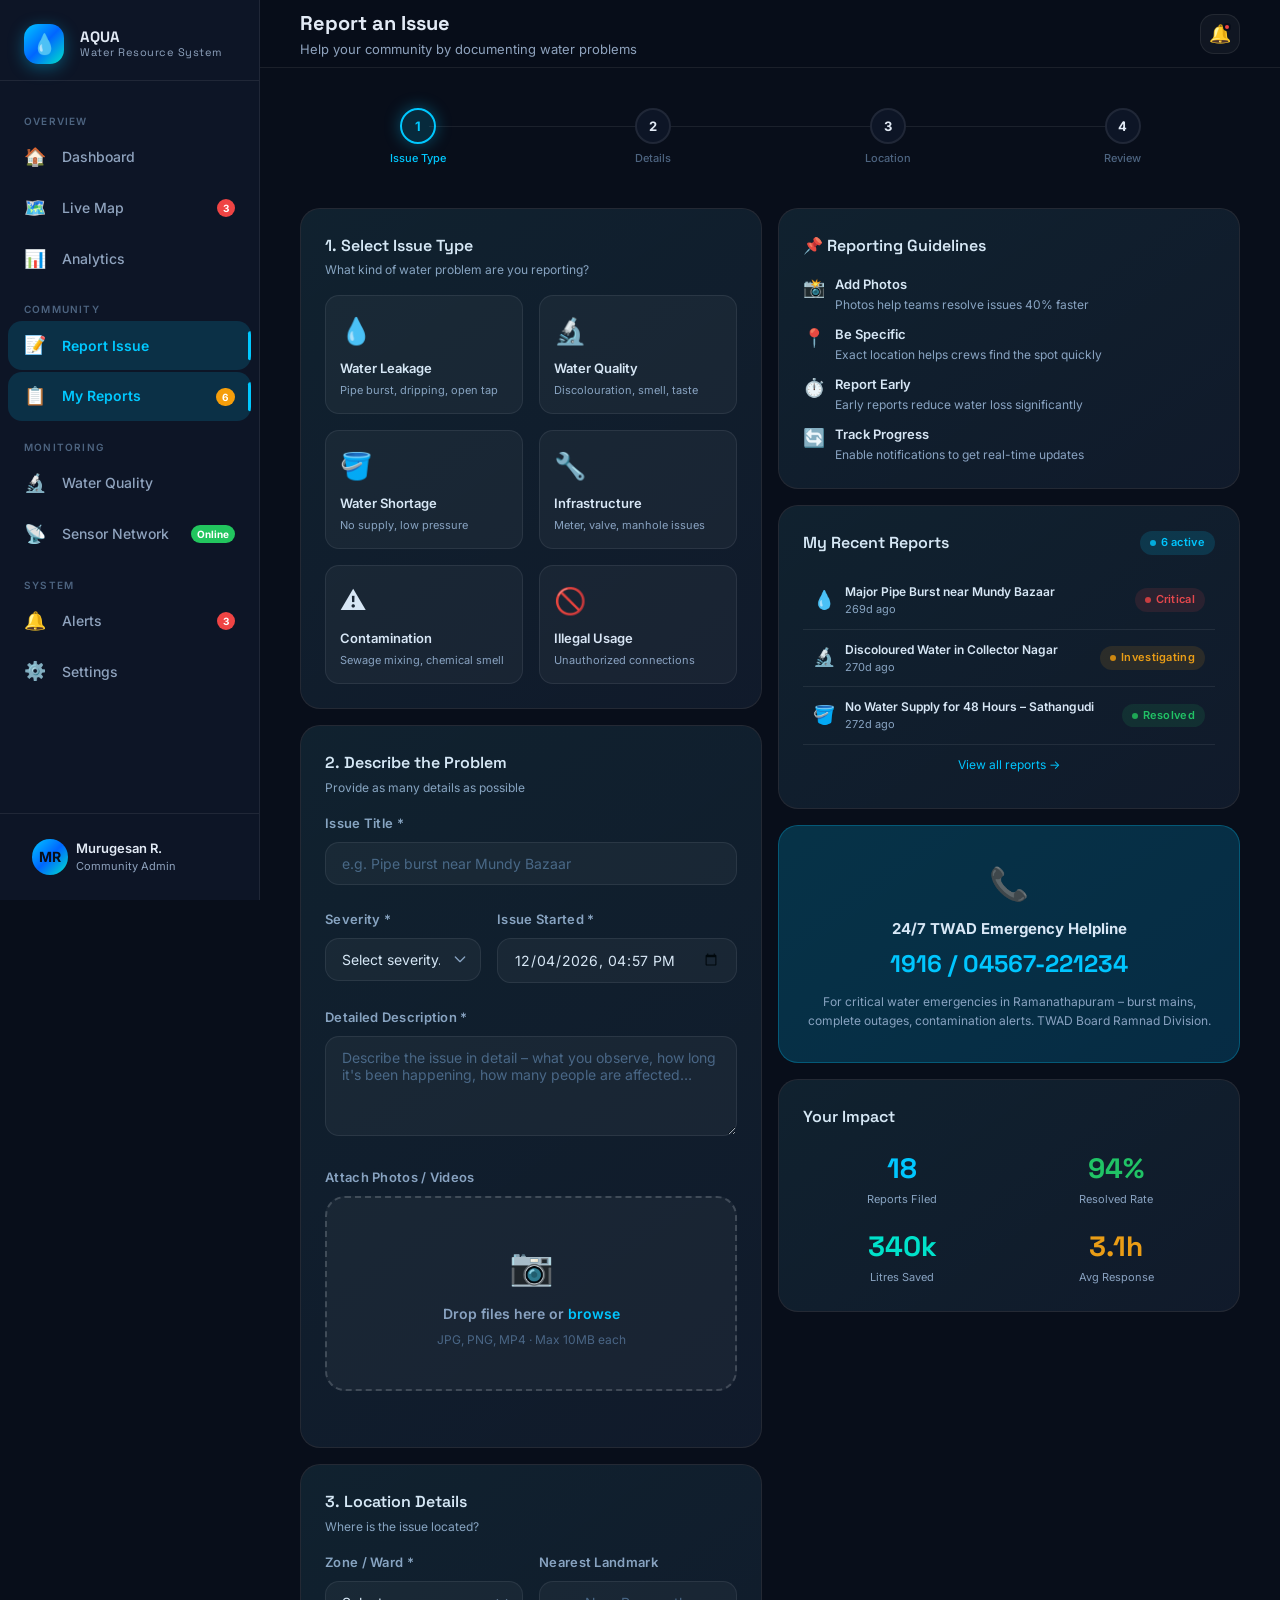
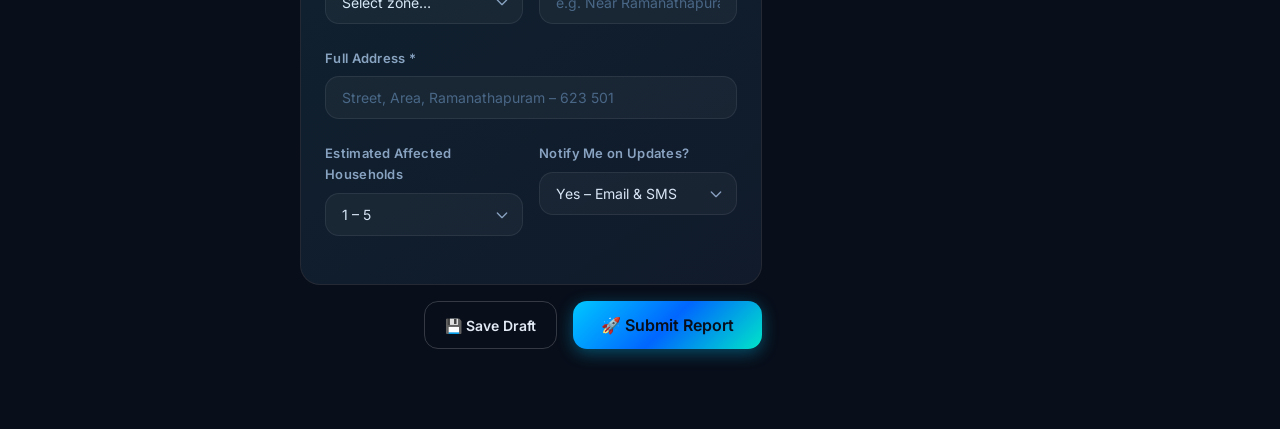
<file: report.html>
<!DOCTYPE html>
<html lang="en">
<head>
  <meta charset="UTF-8" />
  <meta name="viewport" content="width=device-width, initial-scale=1.0" />
  <title>Report Issue – AQUA Water Resource System</title>
  <meta name="description" content="Submit a water issue report to help your community." />
  <link rel="stylesheet" href="css/style.css" />
</head>
<body>

<div class="sidebar-overlay" id="sidebar-overlay"></div>

<div class="app-shell">

  <!-- SIDEBAR -->
  <aside class="sidebar" id="sidebar">
    <div class="sidebar-logo">
      <div class="logo-icon">💧</div>
      <div class="logo-text">AQUA<span>Water Resource System</span></div>
    </div>
    <nav class="sidebar-nav">
      <div class="nav-section-label">Overview</div>
      <a class="nav-item" href="index.html"><span class="nav-icon">🏠</span> Dashboard</a>
      <a class="nav-item" href="map.html"><span class="nav-icon">🗺️</span> Live Map<span class="nav-badge">3</span></a>
      <a class="nav-item" href="analytics.html"><span class="nav-icon">📊</span> Analytics</a>
      <div class="nav-section-label">Community</div>
      <a class="nav-item active" href="report.html"><span class="nav-icon">📝</span> Report Issue</a>
      <a class="nav-item" href="report.html"><span class="nav-icon">📋</span> My Reports<span class="nav-badge warn">6</span></a>
      <div class="nav-section-label">Monitoring</div>
      <a class="nav-item" href="analytics.html"><span class="nav-icon">🔬</span> Water Quality</a>
      <a class="nav-item" href="analytics.html"><span class="nav-icon">📡</span> Sensor Network<span class="nav-badge good">Online</span></a>
      <div class="nav-section-label">System</div>
      <a class="nav-item" href="#"><span class="nav-icon">🔔</span> Alerts<span class="nav-badge">3</span></a>
      <a class="nav-item" href="#"><span class="nav-icon">⚙️</span> Settings</a>
    </nav>
    <div class="sidebar-footer">
      <div class="sidebar-profile">
        <div class="profile-avatar">MR</div>
        <div class="profile-info">
          <div class="profile-name">Murugesan R.</div>
          <div class="profile-role">Community Admin</div>
        </div>
      </div>
    </div>
  </aside>

  <div class="main-content">
    <header class="top-header">
      <button class="hamburger-btn" id="hamburger-btn">☰</button>
      <div class="header-title">
        <h1>Report an Issue</h1>
        <p>Help your community by documenting water problems</p>
      </div>
      <div class="header-actions">
        <button class="icon-btn" title="Notifications">🔔<span class="notif-dot"></span></button>
      </div>
    </header>

    <main class="page-content" style="max-width:1100px">

      <!-- Step Indicator -->
      <div class="step-indicator" id="step-indicator">
        <div class="step-item active" id="step-1">
          <div class="step-circle">1</div>
          <div class="step-label">Issue Type</div>
        </div>
        <div class="step-item" id="step-2">
          <div class="step-circle">2</div>
          <div class="step-label">Details</div>
        </div>
        <div class="step-item" id="step-3">
          <div class="step-circle">3</div>
          <div class="step-label">Location</div>
        </div>
        <div class="step-item" id="step-4">
          <div class="step-circle">4</div>
          <div class="step-label">Review</div>
        </div>
      </div>

      <div class="section-grid">

        <!-- FORM PANEL -->
        <div style="grid-column: span 1">

          <!-- Step 1 -->
          <div id="form-step-1" class="card" style="margin-bottom:var(--space-md)">
            <div class="card-header">
              <div>
                <div class="card-title">1. Select Issue Type</div>
                <div class="card-subtitle">What kind of water problem are you reporting?</div>
              </div>
            </div>
            <div style="display:grid;grid-template-columns:repeat(2,1fr);gap:var(--space-md)" id="type-grid">
              <!-- Filled by JS -->
            </div>
          </div>

          <!-- Step 2 -->
          <div id="form-step-2" class="card" style="margin-bottom:var(--space-md)">
            <div class="card-header">
              <div>
                <div class="card-title">2. Describe the Problem</div>
                <div class="card-subtitle">Provide as many details as possible</div>
              </div>
            </div>
            <form id="report-form">
              <div class="form-group">
                <label class="form-label" for="report-title">Issue Title *</label>
                <input class="form-control" type="text" id="report-title" placeholder="e.g. Pipe burst near Mundy Bazaar" required />
              </div>
              <div style="display:grid;grid-template-columns:1fr 1fr;gap:var(--space-md)">
                <div class="form-group">
                  <label class="form-label" for="report-severity">Severity *</label>
                  <select class="form-control" id="report-severity" required>
                    <option value="">Select severity…</option>
                    <option value="low">🟢 Low – Minor inconvenience</option>
                    <option value="medium">🟡 Medium – Affects daily use</option>
                    <option value="high">🟠 High – Significant impact</option>
                    <option value="critical">🔴 Critical – Emergency</option>
                  </select>
                </div>
                <div class="form-group">
                  <label class="form-label" for="report-since">Issue Started *</label>
                  <input class="form-control" type="datetime-local" id="report-since" required />
                </div>
              </div>
              <div class="form-group">
                <label class="form-label" for="report-desc">Detailed Description *</label>
                <textarea class="form-control" id="report-desc" rows="4" placeholder="Describe the issue in detail – what you observe, how long it's been happening, how many people are affected…" required></textarea>
              </div>
              <div class="form-group">
                <label class="form-label">Attach Photos / Videos</label>
                <div id="upload-area" style="
                  border: 2px dashed var(--clr-border-hi);
                  border-radius: var(--r-lg);
                  padding: var(--space-xl);
                  text-align: center;
                  cursor: pointer;
                  transition: all var(--t-fast);
                  background: var(--clr-surface);
                ">
                  <div style="font-size:36px;margin-bottom:var(--space-sm)">📷</div>
                  <div style="font-size:14px;font-weight:600;color:var(--clr-text-md)">Drop files here or <span style="color:var(--clr-primary)">browse</span></div>
                  <div style="font-size:12px;color:var(--clr-text-dim);margin-top:4px">JPG, PNG, MP4 · Max 10MB each</div>
                  <input type="file" id="file-input" multiple accept="image/*,video/*" style="display:none" />
                </div>
                <div id="file-preview" style="display:flex;flex-wrap:wrap;gap:8px;margin-top:8px"></div>
              </div>
            </form>
          </div>

          <!-- Step 3 -->
          <div id="form-step-3" class="card" style="margin-bottom:var(--space-md)">
            <div class="card-header">
              <div>
                <div class="card-title">3. Location Details</div>
                <div class="card-subtitle">Where is the issue located?</div>
              </div>
            </div>
            <div style="display:grid;grid-template-columns:1fr 1fr;gap:var(--space-md)">
              <div class="form-group">
                <label class="form-label" for="report-zone">Zone / Ward *</label>
                <select class="form-control" id="report-zone" required>
                  <option value="">Select zone…</option>
                  <option>Zone A – Ramanathapuram Town</option>
                  <option>Zone B – Mandapam</option>
                  <option>Zone C – Rameswaram</option>
                  <option>Zone D – Paramakudi</option>
                  <option>Zone E – Keelakarai</option>
                </select>
              </div>
              <div class="form-group">
                <label class="form-label" for="report-landmark">Nearest Landmark</label>
                <input class="form-control" type="text" id="report-landmark" placeholder="e.g. Near Ramanathapuram Bus Stand" />
              </div>
            </div>
            <div class="form-group">
              <label class="form-label" for="report-address">Full Address *</label>
              <input class="form-control" type="text" id="report-address" placeholder="Street, Area, Ramanathapuram – 623 501" required />
            </div>
            <div style="display:grid;grid-template-columns:1fr 1fr;gap:var(--space-md)">
              <div class="form-group">
                <label class="form-label">Estimated Affected Households</label>
                <select class="form-control" id="report-households">
                  <option>1 – 5</option>
                  <option>6 – 20</option>
                  <option>21 – 100</option>
                  <option>100+</option>
                </select>
              </div>
              <div class="form-group">
                <label class="form-label">Notify Me on Updates?</label>
                <select class="form-control" id="report-notify">
                  <option>Yes – Email &amp; SMS</option>
                  <option>Yes – Email only</option>
                  <option>Yes – SMS only</option>
                  <option>No</option>
                </select>
              </div>
            </div>
          </div>

          <!-- Submit Button -->
          <div style="display:flex;gap:var(--space-md);justify-content:flex-end">
            <button class="btn btn-outline" onclick="showToast('Draft saved','info')">💾 Save Draft</button>
            <button class="btn btn-primary btn-lg" id="submit-btn" onclick="handleSubmit()">
              🚀 Submit Report
            </button>
          </div>
        </div>

        <!-- SIDEBAR PANEL -->
        <div style="display:flex;flex-direction:column;gap:var(--space-md)">

          <!-- Guidelines -->
          <div class="card">
            <div class="card-title" style="margin-bottom:var(--space-md)">📌 Reporting Guidelines</div>
            <div style="display:flex;flex-direction:column;gap:10px">
              <div style="display:flex;gap:10px;align-items:flex-start">
                <span style="font-size:18px">📸</span>
                <div><div style="font-size:13px;font-weight:600">Add Photos</div><div style="font-size:12px;color:var(--clr-text-md)">Photos help teams resolve issues 40% faster</div></div>
              </div>
              <div style="display:flex;gap:10px;align-items:flex-start">
                <span style="font-size:18px">📍</span>
                <div><div style="font-size:13px;font-weight:600">Be Specific</div><div style="font-size:12px;color:var(--clr-text-md)">Exact location helps crews find the spot quickly</div></div>
              </div>
              <div style="display:flex;gap:10px;align-items:flex-start">
                <span style="font-size:18px">⏱️</span>
                <div><div style="font-size:13px;font-weight:600">Report Early</div><div style="font-size:12px;color:var(--clr-text-md)">Early reports reduce water loss significantly</div></div>
              </div>
              <div style="display:flex;gap:10px;align-items:flex-start">
                <span style="font-size:18px">🔄</span>
                <div><div style="font-size:13px;font-weight:600">Track Progress</div><div style="font-size:12px;color:var(--clr-text-md)">Enable notifications to get real-time updates</div></div>
              </div>
            </div>
          </div>

          <!-- My Recent Reports -->
          <div class="card">
            <div class="card-header">
              <div class="card-title">My Recent Reports</div>
              <span class="badge badge-primary">6 active</span>
            </div>
            <div id="my-reports-list"></div>
          </div>

          <!-- Priority Hotline -->
          <div class="card" style="background:var(--clr-primary-dim);border-color:rgba(0,200,255,0.3)">
            <div style="text-align:center;padding:var(--space-sm) 0">
              <div style="font-size:32px;margin-bottom:8px">📞</div>
              <div style="font-size:15px;font-weight:700;margin-bottom:4px">24/7 TWAD Emergency Helpline</div>
              <div style="font-size:24px;font-weight:800;color:var(--clr-primary);font-family:'Space Grotesk',sans-serif;margin-bottom:8px">1916 / 04567-221234</div>
              <div style="font-size:12px;color:var(--clr-text-md)">For critical water emergencies in Ramanathapuram – burst mains, complete outages, contamination alerts. TWAD Board Ramnad Division.</div>
            </div>
          </div>

          <!-- Stats -->
          <div class="card">
            <div class="card-title" style="margin-bottom:var(--space-md)">Your Impact</div>
            <div style="display:grid;grid-template-columns:1fr 1fr;gap:var(--space-md)">
              <div style="text-align:center">
                <div style="font-size:28px;font-weight:700;font-family:'Space Grotesk',sans-serif;color:var(--clr-primary)">18</div>
                <div style="font-size:11px;color:var(--clr-text-md)">Reports Filed</div>
              </div>
              <div style="text-align:center">
                <div style="font-size:28px;font-weight:700;font-family:'Space Grotesk',sans-serif;color:var(--clr-good)">94%</div>
                <div style="font-size:11px;color:var(--clr-text-md)">Resolved Rate</div>
              </div>
              <div style="text-align:center">
                <div style="font-size:28px;font-weight:700;font-family:'Space Grotesk',sans-serif;color:var(--clr-teal)">340k</div>
                <div style="font-size:11px;color:var(--clr-text-md)">Litres Saved</div>
              </div>
              <div style="text-align:center">
                <div style="font-size:28px;font-weight:700;font-family:'Space Grotesk',sans-serif;color:var(--clr-warn)">3.1h</div>
                <div style="font-size:11px;color:var(--clr-text-md)">Avg Response</div>
              </div>
            </div>
          </div>
        </div>

      </div>
    </main>
  </div>
</div>

<div id="toast-container"></div>

<script src="js/data.js"></script>
<script>
document.addEventListener('DOMContentLoaded', () => {
  // ── Type Cards ────────────────────────────────────────
  const types = [
    { key:'leakage',        icon:'💧', label:'Water Leakage',    desc:'Pipe burst, dripping, open tap' },
    { key:'quality',        icon:'🔬', label:'Water Quality',    desc:'Discolouration, smell, taste' },
    { key:'shortage',       icon:'🪣', label:'Water Shortage',   desc:'No supply, low pressure' },
    { key:'infrastructure', icon:'🔧', label:'Infrastructure',   desc:'Meter, valve, manhole issues' },
    { key:'contamination',  icon:'⚠️', label:'Contamination',    desc:'Sewage mixing, chemical smell' },
    { key:'illegal',        icon:'🚫', label:'Illegal Usage',    desc:'Unauthorized connections' },
  ];
  let selectedType = null;
  const grid = document.getElementById('type-grid');
  grid.innerHTML = types.map(t => `
    <div class="type-card" id="tc-${t.key}" onclick="selectType('${t.key}')" style="
      border: 1px solid var(--clr-border);
      border-radius: var(--r-md);
      padding: 14px;
      cursor: pointer;
      transition: all 0.2s;
      background: var(--clr-surface);
    ">
      <div style="font-size:26px;margin-bottom:6px">${t.icon}</div>
      <div style="font-size:13px;font-weight:600;margin-bottom:3px">${t.label}</div>
      <div style="font-size:11px;color:var(--clr-text-md)">${t.desc}</div>
    </div>`).join('');

  window.selectType = function(key) {
    selectedType = key;
    document.querySelectorAll('.type-card').forEach(el => {
      el.style.borderColor = 'var(--clr-border)';
      el.style.background = 'var(--clr-surface)';
    });
    const el = document.getElementById('tc-' + key);
    el.style.borderColor = 'var(--clr-primary)';
    el.style.background = 'var(--clr-primary-dim)';
    showToast(`Issue type set to: ${types.find(t=>t.key===key).label}`, 'info');
  };

  // ── File Upload ───────────────────────────────────────
  const uploadArea = document.getElementById('upload-area');
  const fileInput  = document.getElementById('file-input');
  const preview    = document.getElementById('file-preview');

  uploadArea.addEventListener('click', () => fileInput.click());
  uploadArea.addEventListener('dragover', e => { e.preventDefault(); uploadArea.style.borderColor = 'var(--clr-primary)'; });
  uploadArea.addEventListener('dragleave', () => { uploadArea.style.borderColor = 'var(--clr-border-hi)'; });
  uploadArea.addEventListener('drop', e => {
    e.preventDefault();
    uploadArea.style.borderColor = 'var(--clr-border-hi)';
    handleFiles(e.dataTransfer.files);
  });
  fileInput.addEventListener('change', () => handleFiles(fileInput.files));

  function handleFiles(files) {
    Array.from(files).forEach(file => {
      const chip = document.createElement('div');
      chip.style.cssText = 'display:flex;align-items:center;gap:6px;background:var(--clr-surface-md);border:1px solid var(--clr-border);border-radius:8px;padding:6px 10px;font-size:12px;color:var(--clr-text-md)';
      chip.innerHTML = `📎 ${file.name.substring(0,20)}${file.name.length>20?'…':''} <span onclick="this.parentElement.remove()" style="cursor:pointer;color:var(--clr-danger);margin-left:4px">✕</span>`;
      preview.appendChild(chip);
    });
    showToast(`${files.length} file(s) attached`, 'success');
  }

  // ── My Recent Reports ──────────────────────────────────
  document.getElementById('my-reports-list').innerHTML = REPORTS.slice(0,3).map(r => {
    const sc = STATUS_CONFIG[r.status] || { label: r.status, cls: 'badge-info' };
    const tc = TYPE_CONFIG[r.type] || { icon:'📌', color:'#8fa3be' };
    return `<div style="display:flex;align-items:center;gap:10px;padding:10px;border-bottom:1px solid var(--clr-border)">
      <span style="font-size:18px">${tc.icon}</span>
      <div style="flex:1;min-width:0">
        <div style="font-size:12px;font-weight:600;white-space:nowrap;overflow:hidden;text-overflow:ellipsis">${r.title}</div>
        <div style="font-size:11px;color:var(--clr-text-md)">${timeAgo(r.date, r.time)}</div>
      </div>
      <span class="badge ${sc.cls}">${sc.label}</span>
    </div>`;
  }).join('') + `<a href="#" style="display:block;text-align:center;padding:10px;font-size:12px;color:var(--clr-primary)">View all reports →</a>`;

  // ── Set default datetime ────────────────────────────────
  const now = new Date();
  const localISO = new Date(now - now.getTimezoneOffset() * 60000).toISOString().slice(0,16);
  document.getElementById('report-since').value = localISO;

  // ── Step indicator updates ────────────────────────────
  window.handleSubmit = function() {
    const title = document.getElementById('report-title').value.trim();
    const desc  = document.getElementById('report-desc').value.trim();
    const zone  = document.getElementById('report-zone').value;
    const addr  = document.getElementById('report-address').value.trim();

    if (!selectedType) { showToast('Please select an issue type first', 'warning'); return; }
    if (!title)        { showToast('Please enter an issue title', 'warning'); return; }
    if (!desc)         { showToast('Please describe the issue', 'warning');  return; }
    if (!zone)         { showToast('Please select a zone', 'warning');        return; }
    if (!addr)         { showToast('Please enter the address', 'warning');    return; }

    const btn = document.getElementById('submit-btn');
    btn.disabled = true;
    btn.innerHTML = '⏳ Submitting…';
    btn.style.opacity = '0.7';

    setTimeout(() => {
      showToast('🎉 Report submitted! Reference: RPT-2026-' + Math.floor(Math.random()*900+100), 'success');
      btn.innerHTML = '✅ Submitted!';
      btn.style.background = 'var(--clr-good)';
      setTimeout(() => window.location.href = 'index.html', 2000);
    }, 1800);
  };
});
</script>
</body>
</html>
</file>
<file: css/style.css>
/* ===================================================
   AQUA COMMUNITY WATER RESOURCE SYSTEM
   Design System & Global Styles
   =================================================== */

@import url('https://fonts.googleapis.com/css2?family=Inter:wght@300;400;500;600;700;800&family=Space+Grotesk:wght@400;500;600;700&display=swap');

/* ─── CSS Variables / Design Tokens ─────────────────── */
:root {
  /* Colors */
  --clr-bg:          #080e1a;
  --clr-bg2:         #0d1526;
  --clr-surface:     rgba(255,255,255,0.04);
  --clr-surface-md:  rgba(255,255,255,0.08);
  --clr-surface-hi:  rgba(255,255,255,0.12);
  --clr-border:      rgba(255,255,255,0.08);
  --clr-border-hi:   rgba(255,255,255,0.18);

  /* Brand */
  --clr-primary:     #00c8ff;
  --clr-primary-dim: rgba(0,200,255,0.15);
  --clr-primary-glow:rgba(0,200,255,0.35);
  --clr-accent:      #0066ff;
  --clr-teal:        #00e5c8;
  --clr-teal-dim:    rgba(0,229,200,0.15);

  /* Status */
  --clr-good:        #22c55e;
  --clr-warn:        #f59e0b;
  --clr-danger:      #ef4444;
  --clr-info:        #3b82f6;

  /* Typography */
  --clr-text:        #e2eaf5;
  --clr-text-md:     #8fa3be;
  --clr-text-dim:    #4d6480;

  /* Gradients */
  --g-hero: linear-gradient(135deg, #00c8ff 0%, #0066ff 50%, #00e5c8 100%);
  --g-card: linear-gradient(145deg, rgba(0,200,255,0.06), rgba(0,102,255,0.04));
  --g-danger: linear-gradient(135deg, #ef4444, #f97316);
  --g-warn: linear-gradient(135deg, #f59e0b, #eab308);
  --g-good: linear-gradient(135deg, #22c55e, #10b981);

  /* Shadows */
  --shadow-sm:  0 2px 12px rgba(0,0,0,0.3);
  --shadow-md:  0 8px 32px rgba(0,0,0,0.4);
  --shadow-lg:  0 20px 60px rgba(0,0,0,0.5);
  --shadow-glow:0 0 40px rgba(0,200,255,0.2);

  /* Spacing */
  --space-xs:  4px;
  --space-sm:  8px;
  --space-md:  16px;
  --space-lg:  24px;
  --space-xl:  40px;
  --space-2xl: 64px;

  /* Radius */
  --r-sm:  8px;
  --r-md:  14px;
  --r-lg:  20px;
  --r-xl:  28px;
  --r-full:9999px;

  /* Transitions */
  --t-fast:  0.15s ease;
  --t-mid:   0.3s ease;
  --t-slow:  0.6s cubic-bezier(0.4,0,0.2,1);

  /* Layout */
  --sidebar-w: 260px;
  --header-h:  68px;
}

/* ─── Reset ──────────────────────────────────────────── */
*, *::before, *::after { box-sizing: border-box; margin: 0; padding: 0; }
html { scroll-behavior: smooth; font-size: 16px; }
body {
  font-family: 'Inter', sans-serif;
  background: var(--clr-bg);
  color: var(--clr-text);
  min-height: 100vh;
  overflow-x: hidden;
  line-height: 1.6;
}
a { color: inherit; text-decoration: none; }
button { cursor: pointer; border: none; background: none; font-family: inherit; }
img, svg { display: block; }
ul, ol { list-style: none; }

/* ─── Scrollbar ──────────────────────────────────────── */
::-webkit-scrollbar { width: 6px; }
::-webkit-scrollbar-track { background: var(--clr-bg); }
::-webkit-scrollbar-thumb { background: var(--clr-primary-dim); border-radius: var(--r-full); }
::-webkit-scrollbar-thumb:hover { background: var(--clr-primary); }

/* ─── Layout Shell ───────────────────────────────────── */
.app-shell {
  display: flex;
  min-height: 100vh;
}

/* ─── Sidebar ────────────────────────────────────────── */
.sidebar {
  width: var(--sidebar-w);
  background: var(--clr-bg2);
  border-right: 1px solid var(--clr-border);
  display: flex;
  flex-direction: column;
  position: fixed;
  top: 0; left: 0;
  height: 100vh;
  z-index: 100;
  transition: transform var(--t-mid);
}

.sidebar-logo {
  padding: var(--space-lg) var(--space-lg) var(--space-md);
  border-bottom: 1px solid var(--clr-border);
  display: flex;
  align-items: center;
  gap: var(--space-md);
}
.sidebar-logo .logo-icon {
  width: 40px; height: 40px;
  background: var(--g-hero);
  border-radius: var(--r-md);
  display: flex; align-items: center; justify-content: center;
  font-size: 20px;
  box-shadow: 0 4px 16px var(--clr-primary-glow);
}
.sidebar-logo .logo-text {
  font-family: 'Space Grotesk', sans-serif;
  font-weight: 700;
  font-size: 15px;
  line-height: 1.2;
}
.sidebar-logo .logo-text span {
  display: block;
  font-size: 11px;
  font-weight: 400;
  color: var(--clr-text-md);
  letter-spacing: 0.5px;
}

.sidebar-nav {
  flex: 1;
  padding: var(--space-md) var(--space-sm);
  overflow-y: auto;
}

.nav-section-label {
  font-size: 10px;
  font-weight: 600;
  letter-spacing: 1.2px;
  text-transform: uppercase;
  color: var(--clr-text-dim);
  padding: var(--space-md) var(--space-md) var(--space-xs);
}

.nav-item {
  display: flex;
  align-items: center;
  gap: var(--space-md);
  padding: 10px var(--space-md);
  border-radius: var(--r-md);
  margin-bottom: 2px;
  font-size: 14px;
  font-weight: 500;
  color: var(--clr-text-md);
  transition: all var(--t-fast);
  position: relative;
  overflow: hidden;
}
.nav-item::before {
  content: '';
  position: absolute;
  inset: 0;
  background: var(--g-card);
  opacity: 0;
  transition: opacity var(--t-fast);
}
.nav-item:hover {
  color: var(--clr-text);
  background: var(--clr-surface);
}
.nav-item:hover::before { opacity: 1; }
.nav-item.active {
  color: var(--clr-primary);
  background: var(--clr-primary-dim);
  font-weight: 600;
}
.nav-item.active::after {
  content: '';
  position: absolute;
  right: 0; top: 50%;
  transform: translateY(-50%);
  width: 3px; height: 60%;
  background: var(--clr-primary);
  border-radius: 2px 0 0 2px;
}
.nav-item .nav-icon {
  font-size: 18px;
  width: 22px;
  text-align: center;
  flex-shrink: 0;
}
.nav-badge {
  margin-left: auto;
  background: var(--clr-danger);
  color: #fff;
  font-size: 10px;
  font-weight: 700;
  padding: 1px 6px;
  border-radius: var(--r-full);
  min-width: 18px;
  text-align: center;
}
.nav-badge.warn { background: var(--clr-warn); }
.nav-badge.good { background: var(--clr-good); }

.sidebar-footer {
  padding: var(--space-md);
  border-top: 1px solid var(--clr-border);
}
.sidebar-profile {
  display: flex;
  align-items: center;
  gap: var(--space-sm);
  padding: var(--space-sm) var(--space-md);
  border-radius: var(--r-md);
  transition: background var(--t-fast);
  cursor: pointer;
}
.sidebar-profile:hover { background: var(--clr-surface); }
.profile-avatar {
  width: 36px; height: 36px;
  border-radius: var(--r-full);
  background: var(--g-hero);
  display: flex; align-items: center; justify-content: center;
  font-weight: 700;
  font-size: 14px;
  color: var(--clr-bg);
  flex-shrink: 0;
}
.profile-info { flex: 1; overflow: hidden; }
.profile-name {
  font-size: 13px;
  font-weight: 600;
  white-space: nowrap;
  overflow: hidden;
  text-overflow: ellipsis;
}
.profile-role {
  font-size: 11px;
  color: var(--clr-text-md);
}

/* ─── Main Content ───────────────────────────────────── */
.main-content {
  margin-left: var(--sidebar-w);
  flex: 1;
  min-height: 100vh;
  display: flex;
  flex-direction: column;
}

/* ─── Top Header ─────────────────────────────────────── */
.top-header {
  height: var(--header-h);
  background: rgba(8,14,26,0.8);
  backdrop-filter: blur(20px);
  border-bottom: 1px solid var(--clr-border);
  display: flex;
  align-items: center;
  padding: 0 var(--space-xl);
  gap: var(--space-lg);
  position: sticky;
  top: 0;
  z-index: 50;
}
.header-title {
  flex: 1;
}
.header-title h1 {
  font-family: 'Space Grotesk', sans-serif;
  font-size: 20px;
  font-weight: 700;
}
.header-title p {
  font-size: 13px;
  color: var(--clr-text-md);
}
.header-actions {
  display: flex;
  align-items: center;
  gap: var(--space-sm);
}
.header-search {
  display: flex;
  align-items: center;
  gap: var(--space-sm);
  background: var(--clr-surface);
  border: 1px solid var(--clr-border);
  border-radius: var(--r-full);
  padding: 8px 16px;
  transition: all var(--t-fast);
}
.header-search:focus-within {
  border-color: var(--clr-primary);
  background: var(--clr-primary-dim);
  box-shadow: 0 0 0 3px rgba(0,200,255,0.1);
}
.header-search input {
  background: none;
  border: none;
  outline: none;
  color: var(--clr-text);
  font-size: 13px;
  font-family: inherit;
  width: 180px;
}
.header-search input::placeholder { color: var(--clr-text-dim); }
.icon-btn {
  width: 40px; height: 40px;
  border-radius: var(--r-md);
  background: var(--clr-surface);
  border: 1px solid var(--clr-border);
  display: flex; align-items: center; justify-content: center;
  font-size: 18px;
  transition: all var(--t-fast);
  position: relative;
}
.icon-btn:hover {
  background: var(--clr-surface-md);
  border-color: var(--clr-border-hi);
  transform: translateY(-1px);
}
.icon-btn .notif-dot {
  position: absolute;
  top: 8px; right: 8px;
  width: 8px; height: 8px;
  background: var(--clr-danger);
  border-radius: var(--r-full);
  border: 2px solid var(--clr-bg);
}

/* ─── Page Content ───────────────────────────────────── */
.page-content {
  flex: 1;
  padding: var(--space-xl);
  max-width: 1400px;
}

/* ─── Glass Card ─────────────────────────────────────── */
.card {
  background: var(--clr-surface);
  border: 1px solid var(--clr-border);
  border-radius: var(--r-lg);
  padding: var(--space-lg);
  position: relative;
  overflow: hidden;
  transition: all var(--t-mid);
}
.card::before {
  content: '';
  position: absolute;
  inset: 0;
  background: var(--g-card);
  pointer-events: none;
}
.card:hover {
  border-color: var(--clr-border-hi);
  box-shadow: var(--shadow-md);
  transform: translateY(-2px);
}
.card-header {
  display: flex;
  align-items: center;
  justify-content: space-between;
  margin-bottom: var(--space-md);
}
.card-title {
  font-family: 'Space Grotesk', sans-serif;
  font-size: 16px;
  font-weight: 600;
}
.card-subtitle {
  font-size: 12px;
  color: var(--clr-text-md);
  margin-top: 2px;
}

/* ─── Stat Cards ─────────────────────────────────────── */
.stats-grid {
  display: grid;
  grid-template-columns: repeat(auto-fit, minmax(220px,1fr));
  gap: var(--space-md);
  margin-bottom: var(--space-xl);
}
.stat-card {
  background: var(--clr-surface);
  border: 1px solid var(--clr-border);
  border-radius: var(--r-lg);
  padding: var(--space-lg);
  position: relative;
  overflow: hidden;
  transition: all var(--t-mid);
  cursor: default;
}
.stat-card::after {
  content: '';
  position: absolute;
  top: -40px; right: -40px;
  width: 120px; height: 120px;
  background: var(--stat-clr, var(--clr-primary));
  opacity: 0.06;
  border-radius: var(--r-full);
  transition: all var(--t-slow);
}
.stat-card:hover { transform: translateY(-3px); box-shadow: var(--shadow-md); border-color: var(--clr-border-hi); }
.stat-card:hover::after { opacity: 0.1; transform: scale(1.3); }
.stat-icon {
  width: 44px; height: 44px;
  border-radius: var(--r-md);
  background: color-mix(in srgb, var(--stat-clr, var(--clr-primary)) 15%, transparent);
  display: flex; align-items: center; justify-content: center;
  font-size: 22px;
  margin-bottom: var(--space-md);
}
.stat-value {
  font-family: 'Space Grotesk', sans-serif;
  font-size: 32px;
  font-weight: 700;
  line-height: 1;
  margin-bottom: 4px;
}
.stat-label {
  font-size: 13px;
  color: var(--clr-text-md);
  font-weight: 500;
}
.stat-change {
  display: flex;
  align-items: center;
  gap: 4px;
  font-size: 12px;
  margin-top: 8px;
  font-weight: 500;
}
.stat-change.up { color: var(--clr-good); }
.stat-change.down { color: var(--clr-danger); }

/* ─── Section Grid ───────────────────────────────────── */
.section-grid {
  display: grid;
  grid-template-columns: 1fr 1fr;
  gap: var(--space-md);
  margin-bottom: var(--space-xl);
}
.section-grid.three { grid-template-columns: 2fr 1fr 1fr; }
.section-grid.full { grid-template-columns: 1fr; }

/* ─── Buttons ────────────────────────────────────────── */
.btn {
  display: inline-flex;
  align-items: center;
  gap: var(--space-sm);
  padding: 10px 20px;
  border-radius: var(--r-md);
  font-size: 14px;
  font-weight: 600;
  font-family: inherit;
  transition: all var(--t-fast);
  cursor: pointer;
  border: none;
  white-space: nowrap;
}
.btn-primary {
  background: var(--g-hero);
  color: var(--clr-bg);
  box-shadow: 0 4px 16px var(--clr-primary-glow);
}
.btn-primary:hover {
  transform: translateY(-2px);
  box-shadow: 0 8px 24px var(--clr-primary-glow);
  filter: brightness(1.1);
}
.btn-outline {
  background: transparent;
  border: 1px solid var(--clr-border-hi);
  color: var(--clr-text);
}
.btn-outline:hover {
  background: var(--clr-surface-md);
  border-color: var(--clr-primary);
  color: var(--clr-primary);
  transform: translateY(-1px);
}
.btn-ghost {
  background: var(--clr-surface);
  color: var(--clr-text-md);
}
.btn-ghost:hover { background: var(--clr-surface-md); color: var(--clr-text); }
.btn-danger { background: var(--g-danger); color: #fff; }
.btn-sm { padding: 7px 14px; font-size: 12px; }
.btn-lg { padding: 14px 28px; font-size: 16px; }
.btn-icon-only { padding: 10px; }

/* ─── Status Badge ───────────────────────────────────── */
.badge {
  display: inline-flex;
  align-items: center;
  gap: 5px;
  padding: 3px 10px;
  border-radius: var(--r-full);
  font-size: 11px;
  font-weight: 600;
  letter-spacing: 0.3px;
}
.badge::before {
  content: '';
  width: 6px; height: 6px;
  border-radius: var(--r-full);
  background: currentColor;
  opacity: 0.8;
}
.badge-good   { color: var(--clr-good);   background: rgba(34,197,94,0.12);  }
.badge-warn   { color: var(--clr-warn);   background: rgba(245,158,11,0.12); }
.badge-danger { color: var(--clr-danger); background: rgba(239,68,68,0.12);  }
.badge-info   { color: var(--clr-info);   background: rgba(59,130,246,0.12); }
.badge-primary{ color: var(--clr-primary);background: var(--clr-primary-dim);}

/* ─── Report Line Item ───────────────────────────────── */
.report-item {
  display: flex;
  align-items: flex-start;
  gap: var(--space-md);
  padding: var(--space-md);
  border-radius: var(--r-md);
  transition: background var(--t-fast);
  cursor: pointer;
  border: 1px solid transparent;
}
.report-item:hover {
  background: var(--clr-surface-md);
  border-color: var(--clr-border);
}
.report-item-icon {
  width: 40px; height: 40px;
  border-radius: var(--r-md);
  display: flex; align-items: center; justify-content: center;
  font-size: 18px;
  flex-shrink: 0;
}
.report-item-body { flex: 1; min-width: 0; }
.report-item-title {
  font-size: 14px;
  font-weight: 600;
  margin-bottom: 3px;
  white-space: nowrap;
  overflow: hidden;
  text-overflow: ellipsis;
}
.report-item-meta {
  font-size: 12px;
  color: var(--clr-text-md);
}
.report-item-right {
  display: flex;
  flex-direction: column;
  align-items: flex-end;
  gap: 6px;
  flex-shrink: 0;
}

/* ─── Map Container ──────────────────────────────────── */
#map-container {
  width: 100%;
  height: 440px;
  border-radius: var(--r-lg);
  overflow: hidden;
  position: relative;
  background: #0d1a2e;
}
#leaflet-map {
  width: 100%;
  height: 100%;
}

/* ─── Water Quality Meter ────────────────────────────── */
.quality-ring-wrap {
  display: flex;
  align-items: center;
  justify-content: center;
  flex-direction: column;
  gap: var(--space-md);
  padding: var(--space-lg) 0;
}
.quality-ring {
  position: relative;
  width: 140px; height: 140px;
}
.quality-ring svg { transform: rotate(-90deg); }
.quality-ring .ring-bg {
  fill: none;
  stroke: var(--clr-surface-hi);
  stroke-width: 10;
}
.quality-ring .ring-fill {
  fill: none;
  stroke-width: 10;
  stroke-linecap: round;
  transition: stroke-dashoffset 1.5s cubic-bezier(0.4,0,0.2,1);
}
.quality-ring .ring-value {
  position: absolute;
  inset: 0;
  display: flex;
  flex-direction: column;
  align-items: center;
  justify-content: center;
  font-family: 'Space Grotesk', sans-serif;
  font-size: 28px;
  font-weight: 700;
}
.quality-ring .ring-unit {
  font-size: 12px;
  font-weight: 400;
  color: var(--clr-text-md);
}
.quality-label {
  font-size: 13px;
  font-weight: 600;
  text-align: center;
}

/* ─── Alert Banner ───────────────────────────────────── */
.alert-banner {
  display: flex;
  align-items: center;
  gap: var(--space-md);
  padding: var(--space-md) var(--space-lg);
  border-radius: var(--r-md);
  margin-bottom: var(--space-md);
  border: 1px solid;
  animation: slideInDown 0.4s ease;
}
.alert-banner.danger {
  background: rgba(239,68,68,0.08);
  border-color: rgba(239,68,68,0.3);
  color: var(--clr-danger);
}
.alert-banner.warn {
  background: rgba(245,158,11,0.08);
  border-color: rgba(245,158,11,0.3);
  color: var(--clr-warn);
}
.alert-banner.good {
  background: rgba(34,197,94,0.08);
  border-color: rgba(34,197,94,0.3);
  color: var(--clr-good);
}
.alert-banner-icon { font-size: 20px; }
.alert-banner-text { flex: 1; font-size: 13px; font-weight: 500; color: var(--clr-text); }
.alert-banner-time { font-size: 11px; color: var(--clr-text-md); }

/* ─── Data Table ─────────────────────────────────────── */
.data-table {
  width: 100%;
  border-collapse: collapse;
}
.data-table th {
  font-size: 11px;
  font-weight: 600;
  letter-spacing: 0.8px;
  text-transform: uppercase;
  color: var(--clr-text-dim);
  padding: 10px 14px;
  text-align: left;
  border-bottom: 1px solid var(--clr-border);
}
.data-table td {
  padding: 14px;
  font-size: 13px;
  border-bottom: 1px solid rgba(255,255,255,0.04);
}
.data-table tr:last-child td { border-bottom: none; }
.data-table tbody tr { transition: background var(--t-fast); }
.data-table tbody tr:hover { background: var(--clr-surface-md); }

/* ─── Form Styles ────────────────────────────────────── */
.form-group {
  margin-bottom: var(--space-lg);
}
.form-label {
  display: block;
  font-size: 13px;
  font-weight: 600;
  color: var(--clr-text-md);
  margin-bottom: 8px;
  letter-spacing: 0.3px;
}
.form-control {
  width: 100%;
  background: var(--clr-surface);
  border: 1px solid var(--clr-border);
  border-radius: var(--r-md);
  padding: 12px 16px;
  color: var(--clr-text);
  font-size: 14px;
  font-family: inherit;
  transition: all var(--t-fast);
  outline: none;
  -webkit-appearance: none;
}
.form-control:focus {
  border-color: var(--clr-primary);
  background: var(--clr-primary-dim);
  box-shadow: 0 0 0 3px rgba(0,200,255,0.1);
}
.form-control::placeholder { color: var(--clr-text-dim); }
select.form-control {
  background-image: url("data:image/svg+xml,%3Csvg xmlns='http://www.w3.org/2000/svg' fill='none' viewBox='0 0 24 24' stroke='%238fa3be'%3E%3Cpath stroke-linecap='round' stroke-linejoin='round' stroke-width='2' d='M19 9l-7 7-7-7'%3E%3C/path%3E%3C/svg%3E");
  background-repeat: no-repeat;
  background-position: right 12px center;
  background-size: 16px;
  padding-right: 40px;
  cursor: pointer;
}
select.form-control option {
  background: var(--clr-bg2);
  color: var(--clr-text);
}
textarea.form-control {
  resize: vertical;
  min-height: 100px;
}

/* ─── Progress Bar ───────────────────────────────────── */
.progress-wrap {
  margin-bottom: var(--space-sm);
}
.progress-header {
  display: flex;
  justify-content: space-between;
  font-size: 12px;
  margin-bottom: 6px;
}
.progress-bar {
  height: 6px;
  background: var(--clr-surface-hi);
  border-radius: var(--r-full);
  overflow: hidden;
}
.progress-fill {
  height: 100%;
  border-radius: var(--r-full);
  transition: width 1.2s cubic-bezier(0.4,0,0.2,1);
}

/* ─── Tab System ─────────────────────────────────────── */
.tabs {
  display: flex;
  gap: 4px;
  background: var(--clr-surface);
  border-radius: var(--r-md);
  padding: 4px;
  margin-bottom: var(--space-lg);
}
.tab {
  flex: 1;
  padding: 8px 14px;
  border-radius: 10px;
  font-size: 13px;
  font-weight: 500;
  color: var(--clr-text-md);
  transition: all var(--t-fast);
  text-align: center;
  cursor: pointer;
}
.tab.active {
  background: var(--clr-primary);
  color: var(--clr-bg);
  font-weight: 600;
  box-shadow: 0 4px 12px var(--clr-primary-glow);
}
.tab:not(.active):hover { background: var(--clr-surface-md); color: var(--clr-text); }

/* ─── Chip / Filter ──────────────────────────────────── */
.chip-group {
  display: flex;
  flex-wrap: wrap;
  gap: var(--space-sm);
  margin-bottom: var(--space-lg);
}
.chip {
  display: inline-flex;
  align-items: center;
  gap: 6px;
  padding: 5px 12px;
  border-radius: var(--r-full);
  font-size: 12px;
  font-weight: 500;
  border: 1px solid var(--clr-border);
  background: var(--clr-surface);
  color: var(--clr-text-md);
  cursor: pointer;
  transition: all var(--t-fast);
}
.chip:hover { border-color: var(--clr-primary); color: var(--clr-primary); }
.chip.active { border-color: var(--clr-primary); background: var(--clr-primary-dim); color: var(--clr-primary); }

/* ─── Hero Section ───────────────────────────────────── */
.hero-section {
  position: relative;
  overflow: hidden;
  border-radius: var(--r-xl);
  padding: var(--space-2xl) var(--space-xl);
  margin-bottom: var(--space-xl);
  background: var(--clr-bg2);
  border: 1px solid var(--clr-border);
}
.hero-section::before {
  content: '';
  position: absolute;
  inset: 0;
  background: radial-gradient(ellipse at 20% 50%, rgba(0,200,255,0.12) 0%, transparent 60%),
              radial-gradient(ellipse at 80% 20%, rgba(0,229,200,0.08) 0%, transparent 50%),
              radial-gradient(ellipse at 60% 80%, rgba(0,102,255,0.08) 0%, transparent 50%);
  pointer-events: none;
}
.hero-grid {
  display: grid;
  grid-template-columns: 1fr auto;
  align-items: center;
  gap: var(--space-xl);
  position: relative;
}
.hero-eyebrow {
  display: inline-flex;
  align-items: center;
  gap: 8px;
  background: var(--clr-primary-dim);
  border: 1px solid rgba(0,200,255,0.3);
  color: var(--clr-primary);
  padding: 4px 12px;
  border-radius: var(--r-full);
  font-size: 12px;
  font-weight: 600;
  letter-spacing: 0.5px;
  margin-bottom: var(--space-md);
}
.hero-title {
  font-family: 'Space Grotesk', sans-serif;
  font-size: 36px;
  font-weight: 700;
  line-height: 1.15;
  margin-bottom: var(--space-md);
  background: linear-gradient(135deg, #fff 30%, var(--clr-primary) 100%);
  -webkit-background-clip: text;
  -webkit-text-fill-color: transparent;
  background-clip: text;
}
.hero-desc {
  font-size: 15px;
  color: var(--clr-text-md);
  line-height: 1.7;
  max-width: 480px;
  margin-bottom: var(--space-xl);
}
.hero-actions { display: flex; gap: var(--space-md); flex-wrap: wrap; }
.hero-stat-cluster {
  display: flex;
  flex-direction: column;
  gap: var(--space-md);
  min-width: 200px;
}
.hero-stat-item {
  background: var(--clr-surface);
  border: 1px solid var(--clr-border);
  border-radius: var(--r-lg);
  padding: var(--space-md) var(--space-lg);
  text-align: center;
  transition: all var(--t-fast);
}
.hero-stat-item:hover {
  border-color: var(--clr-primary);
  background: var(--clr-primary-dim);
  transform: scale(1.02);
}
.hero-stat-num {
  font-family: 'Space Grotesk', sans-serif;
  font-size: 28px;
  font-weight: 700;
  background: var(--g-hero);
  -webkit-background-clip: text;
  -webkit-text-fill-color: transparent;
  background-clip: text;
}
.hero-stat-lbl {
  font-size: 11px;
  color: var(--clr-text-md);
  font-weight: 500;
  margin-top: 2px;
}

/* ─── Timeline ───────────────────────────────────────── */
.timeline { padding: var(--space-sm) 0; }
.timeline-item {
  display: flex;
  gap: var(--space-md);
  padding-bottom: var(--space-lg);
  position: relative;
}
.timeline-item::before {
  content: '';
  position: absolute;
  left: 16px;
  top: 32px;
  bottom: 0;
  width: 1px;
  background: var(--clr-border);
}
.timeline-item:last-child::before { display: none; }
.timeline-dot {
  width: 32px; height: 32px;
  border-radius: var(--r-full);
  display: flex; align-items: center; justify-content: center;
  font-size: 14px;
  flex-shrink: 0;
  border: 2px solid var(--clr-border);
  background: var(--clr-bg2);
  z-index: 1;
}
.timeline-body { flex: 1; }
.timeline-title {
  font-size: 13px;
  font-weight: 600;
  margin-bottom: 3px;
}
.timeline-meta {
  font-size: 11px;
  color: var(--clr-text-md);
}

/* ─── Multi-step Form ────────────────────────────────── */
.step-indicator {
  display: flex;
  align-items: center;
  gap: 0;
  margin-bottom: var(--space-xl);
}
.step-item {
  flex: 1;
  display: flex;
  flex-direction: column;
  align-items: center;
  gap: 6px;
  position: relative;
}
.step-item::after {
  content: '';
  position: absolute;
  top: 18px;
  left: 55%;
  right: -55%;
  height: 1px;
  background: var(--clr-border);
  transition: background var(--t-mid);
}
.step-item:last-child::after { display: none; }
.step-item.done::after { background: var(--clr-primary); }
.step-circle {
  width: 36px; height: 36px;
  border-radius: var(--r-full);
  border: 2px solid var(--clr-border);
  background: var(--clr-bg2);
  display: flex; align-items: center; justify-content: center;
  font-size: 13px;
  font-weight: 700;
  z-index: 1;
  transition: all var(--t-mid);
}
.step-item.active .step-circle {
  border-color: var(--clr-primary);
  background: var(--clr-primary-dim);
  color: var(--clr-primary);
  box-shadow: 0 0 16px var(--clr-primary-glow);
}
.step-item.done .step-circle {
  border-color: var(--clr-primary);
  background: var(--clr-primary);
  color: var(--clr-bg);
}
.step-label {
  font-size: 11px;
  font-weight: 500;
  color: var(--clr-text-dim);
  text-align: center;
  transition: color var(--t-fast);
}
.step-item.active .step-label, .step-item.done .step-label {
  color: var(--clr-primary);
}

/* ─── Dropdown / Popup ───────────────────────────────── */
.dropdown {
  position: absolute;
  top: calc(100% + 8px);
  right: 0;
  min-width: 220px;
  background: var(--clr-bg2);
  border: 1px solid var(--clr-border-hi);
  border-radius: var(--r-lg);
  padding: var(--space-sm);
  box-shadow: var(--shadow-lg);
  z-index: 999;
  animation: fadeScaleIn 0.2s ease;
}
.dropdown-item {
  display: flex;
  align-items: center;
  gap: var(--space-md);
  padding: 10px var(--space-md);
  border-radius: var(--r-md);
  font-size: 13px;
  color: var(--clr-text-md);
  cursor: pointer;
  transition: all var(--t-fast);
}
.dropdown-item:hover { background: var(--clr-surface-md); color: var(--clr-text); }

/* ─── Animations ─────────────────────────────────────── */
@keyframes fadeIn {
  from { opacity: 0; }
  to   { opacity: 1; }
}
@keyframes slideInDown {
  from { opacity: 0; transform: translateY(-10px); }
  to   { opacity: 1; transform: translateY(0); }
}
@keyframes slideInUp {
  from { opacity: 0; transform: translateY(20px); }
  to   { opacity: 1; transform: translateY(0); }
}
@keyframes fadeScaleIn {
  from { opacity: 0; transform: scale(0.95) translateY(-5px); }
  to   { opacity: 1; transform: scale(1) translateY(0); }
}
@keyframes pulse {
  0%, 100% { opacity: 1; }
  50%       { opacity: 0.5; }
}
@keyframes ripple {
  0%   { transform: scale(0); opacity: 0.4; }
  100% { transform: scale(4); opacity: 0; }
}
@keyframes float {
  0%, 100% { transform: translateY(0); }
  50%       { transform: translateY(-8px); }
}
@keyframes waterWave {
  0%   { background-position: 0 0; }
  100% { background-position: 200px 0; }
}
@keyframes shimmer {
  0%   { background-position: -200% 0; }
  100% { background-position: 200% 0; }
}
@keyframes spin {
  from { transform: rotate(0deg); }
  to   { transform: rotate(360deg); }
}
@keyframes countUp {
  from { opacity: 0; transform: translateY(10px); }
  to   { opacity: 1; transform: translateY(0); }
}

.animate-in { animation: slideInUp 0.5s ease both; }
.animate-in:nth-child(1) { animation-delay: 0.05s; }
.animate-in:nth-child(2) { animation-delay: 0.1s; }
.animate-in:nth-child(3) { animation-delay: 0.15s; }
.animate-in:nth-child(4) { animation-delay: 0.2s; }
.animate-in:nth-child(5) { animation-delay: 0.25s; }

.skeleton {
  background: linear-gradient(90deg, var(--clr-surface) 25%, var(--clr-surface-md) 50%, var(--clr-surface) 75%);
  background-size: 200% 100%;
  animation: shimmer 1.5s infinite;
  border-radius: var(--r-sm);
}

/* ─── Water Blob Decorative ──────────────────────────── */
.water-blob {
  position: absolute;
  border-radius: 50%;
  filter: blur(60px);
  pointer-events: none;
  animation: float 8s ease-in-out infinite;
}

/* ─── Live indicator ─────────────────────────────────── */
.live-dot {
  display: inline-flex;
  align-items: center;
  gap: 6px;
  font-size: 11px;
  font-weight: 600;
  color: var(--clr-good);
}
.live-dot::before {
  content: '';
  width: 8px; height: 8px;
  background: var(--clr-good);
  border-radius: var(--r-full);
  animation: pulse 2s infinite;
  box-shadow: 0 0 8px var(--clr-good);
}

/* ─── Utility helpers ────────────────────────────────── */
.text-primary  { color: var(--clr-primary) !important; }
.text-teal     { color: var(--clr-teal)    !important; }
.text-danger   { color: var(--clr-danger)  !important; }
.text-warn     { color: var(--clr-warn)    !important; }
.text-good     { color: var(--clr-good)    !important; }
.text-muted    { color: var(--clr-text-md) !important; }
.text-sm       { font-size: 12px           !important; }
.text-xs       { font-size: 11px           !important; }
.font-mono     { font-family: 'Space Grotesk', monospace; }
.fw-600        { font-weight: 600          !important; }
.fw-700        { font-weight: 700          !important; }
.mb-0          { margin-bottom: 0          !important; }
.mb-sm         { margin-bottom: var(--space-sm) !important; }
.mb-md         { margin-bottom: var(--space-md) !important; }
.mb-lg         { margin-bottom: var(--space-lg) !important; }
.mt-auto       { margin-top: auto          !important; }
.d-flex        { display: flex; }
.align-center  { align-items: center; }
.gap-sm        { gap: var(--space-sm); }
.gap-md        { gap: var(--space-md); }
.flex-1        { flex: 1; }
.text-right    { text-align: right; }
.w-full        { width: 100%; }
.divider       { height: 1px; background: var(--clr-border); margin: var(--space-lg) 0; }

/* ─── Responsive ─────────────────────────────────────── */
.hamburger-btn {
  display: none;
  width: 40px; height: 40px;
  border-radius: var(--r-md);
  background: var(--clr-surface);
  border: 1px solid var(--clr-border);
  align-items: center; justify-content: center;
  font-size: 20px;
  cursor: pointer;
  color: var(--clr-text);
}

@media (max-width: 1024px) {
  .section-grid.three { grid-template-columns: 1fr 1fr; }
}
@media (max-width: 768px) {
  .sidebar {
    transform: translateX(-100%);
  }
  .sidebar.open {
    transform: none;
    box-shadow: var(--shadow-lg);
  }
  .main-content {
    margin-left: 0;
  }
  .hamburger-btn { display: flex; }
  .hero-grid { grid-template-columns: 1fr; }
  .hero-stat-cluster { flex-direction: row; flex-wrap: wrap; min-width: unset; }
  .hero-stat-item { min-width: 120px; flex: 1; }
  .section-grid, .section-grid.three { grid-template-columns: 1fr; }
  .stats-grid { grid-template-columns: repeat(2,1fr); }
  .page-content { padding: var(--space-md); }
  .hero-section { padding: var(--space-xl) var(--space-lg); }
  .hero-title { font-size: 26px; }
  .top-header { padding: 0 var(--space-md); }
  .header-search { display: none; }
}
@media (max-width: 480px) {
  .stats-grid { grid-template-columns: 1fr; }
  .hero-title { font-size: 22px; }
  .tabs { flex-wrap: wrap; }
}

/* ─── Sidebar overlay (mobile) ───────────────────────── */
.sidebar-overlay {
  display: none;
  position: fixed;
  inset: 0;
  background: rgba(0,0,0,0.6);
  z-index: 99;
  backdrop-filter: blur(4px);
}
.sidebar-overlay.show { display: block; }

/* ─── Toast / Snackbar ───────────────────────────────── */
#toast-container {
  position: fixed;
  bottom: var(--space-xl);
  right: var(--space-xl);
  display: flex;
  flex-direction: column;
  gap: var(--space-sm);
  z-index: 9999;
}
.toast {
  display: flex;
  align-items: center;
  gap: var(--space-md);
  padding: 14px var(--space-lg);
  background: var(--clr-bg2);
  border: 1px solid var(--clr-border-hi);
  border-radius: var(--r-lg);
  box-shadow: var(--shadow-lg);
  font-size: 13px;
  font-weight: 500;
  animation: slideInUp 0.3s ease;
  min-width: 280px;
  max-width: 380px;
}
.toast-icon { font-size: 20px; }
.toast-text { flex: 1; }
.toast-close {
  font-size: 16px;
  color: var(--clr-text-md);
  cursor: pointer;
  padding: 2px;
  transition: color var(--t-fast);
}
.toast-close:hover { color: var(--clr-text); }
.toast.success { border-color: rgba(34,197,94,0.4); }
.toast.error   { border-color: rgba(239,68,68,0.4); }
.toast.warning { border-color: rgba(245,158,11,0.4); }
.toast.removing {
  animation: slideInDown 0.3s ease reverse;
}
</file>
